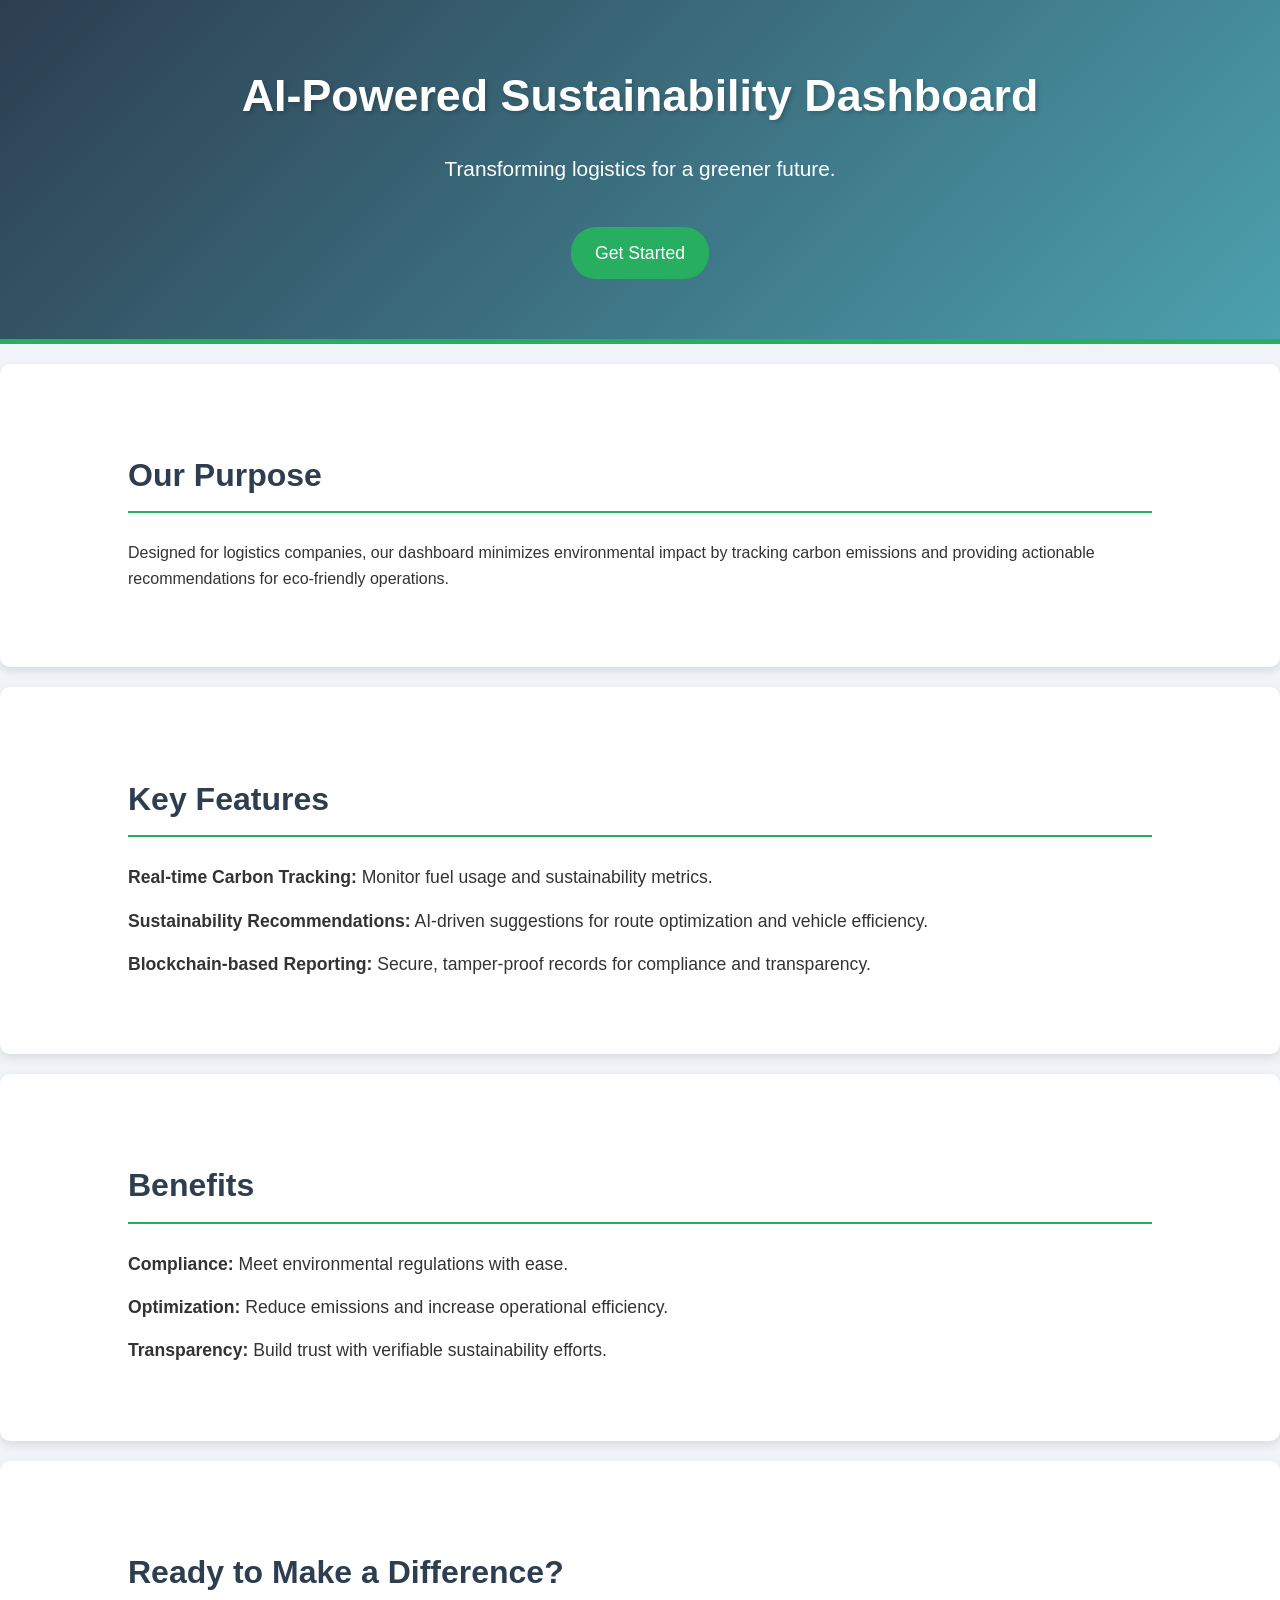
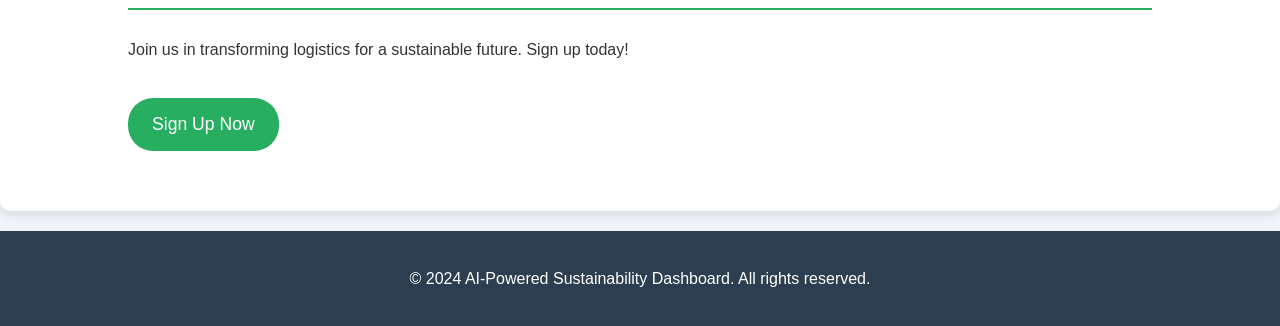
<file: DashBoard-main (CET)/docs/index.html>
<!DOCTYPE html>
<html lang="en">
<head>
    <meta charset="UTF-8">
    <meta name="viewport" content="width=device-width, initial-scale=1.0">
    <title>Sustainability Dashboard for Green Logistics</title>
    <link rel="stylesheet" href="style.css">
</head>
<body>
    <header>
        <div class="container">
            <h1>AI-Powered Sustainability Dashboard</h1>
            <p>Transforming logistics for a greener future.</p>
            <a href="#cta" class="cta-button" id="get-started">Get Started</a>
        </div>
    </header>

    <section id="purpose">
        <div class="container">
            <h2>Our Purpose</h2>
            <p>Designed for logistics companies, our dashboard minimizes environmental impact by tracking carbon emissions and providing actionable recommendations for eco-friendly operations.</p>
        </div>
    </section>

    <section id="features">
        <div class="container">
            <h2>Key Features</h2>
            <ul>
                <li><strong>Real-time Carbon Tracking:</strong> Monitor fuel usage and sustainability metrics.</li>
                <li><strong>Sustainability Recommendations:</strong> AI-driven suggestions for route optimization and vehicle efficiency.</li>
                <li><strong>Blockchain-based Reporting:</strong> Secure, tamper-proof records for compliance and transparency.</li>
            </ul>
        </div>
    </section>

    <section id="benefits">
        <div class="container">
            <h2>Benefits</h2>
            <ul>
                <li><strong>Compliance:</strong> Meet environmental regulations with ease.</li>
                <li><strong>Optimization:</strong> Reduce emissions and increase operational efficiency.</li>
                <li><strong>Transparency:</strong> Build trust with verifiable sustainability efforts.</li>
            </ul>
        </div>
    </section>

    <section id="cta">
        <div class="container">
            <h2>Ready to Make a Difference?</h2>
            <p>Join us in transforming logistics for a sustainable future. Sign up today!</p>
            <a href="signup-1.html" class="cta-button">Sign Up Now</a>
        </div>
    </section>

    <footer>
        <div class="container">
            <p>&copy; 2024 AI-Powered Sustainability Dashboard. All rights reserved.</p>
        </div>
    </footer>

    <script>
        // JavaScript for opening the compliance report
        document.getElementById('get-started').addEventListener('click', function() {
            window.open('dashboard.html', '_blank'); // Opens the compliance report in a new tab
        });
    </script>

</body>
</html>
</file>
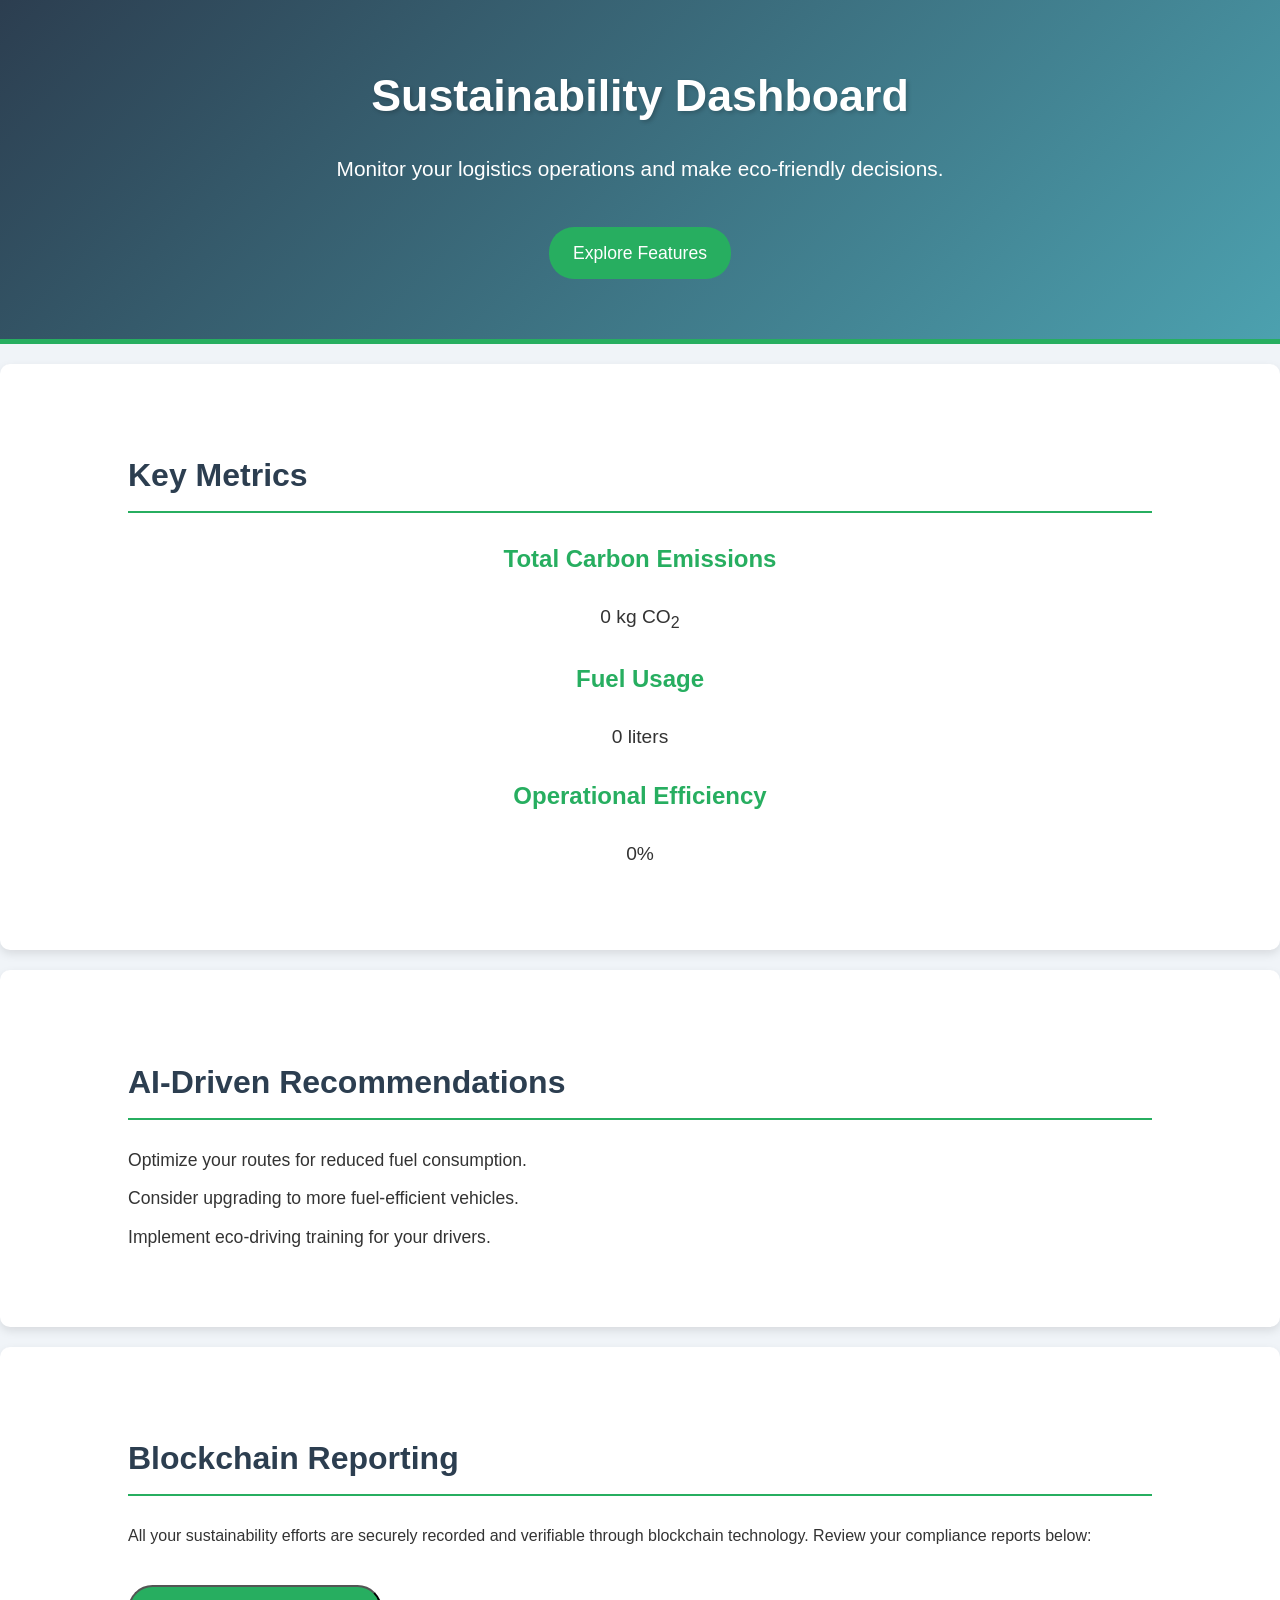
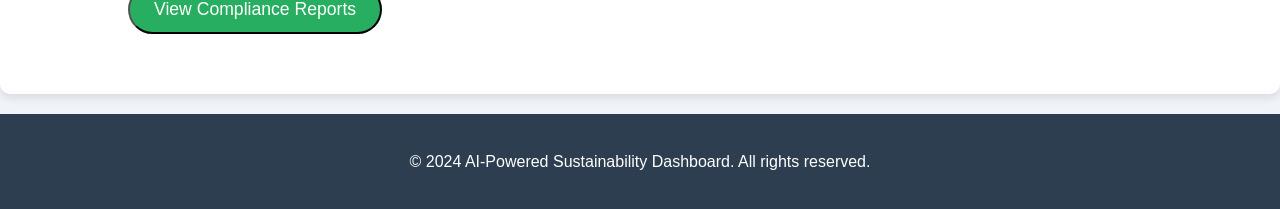
<file: DashBoard-main (CET)/docs/dashboard.html>
<!DOCTYPE html>
<html lang="en">
<head>
    <meta charset="UTF-8">
    <meta name="viewport" content="width=device-width, initial-scale=1.0">
    <title>Sustainability Dashboard</title>
    <link rel="stylesheet" href="dashboard.css">
</head>
<body>
    <header>
        <div class="container">
            <h1>Sustainability Dashboard</h1>
            <p>Monitor your logistics operations and make eco-friendly decisions.</p>
            <a href="feature.html" class="cta-button" id="ex-feature">Explore Features</a>
        </div>
    </header>

    <section id="metrics">
        <div class="container">
            <h2>Key Metrics</h2>
            <div class="metric">
                <h3>Total Carbon Emissions</h3>
                <p id="carbon-emissions">0 kg CO<sub>2</sub></p>
            </div>
            <div class="metric">
                <h3>Fuel Usage</h3>
                <p id="fuel-usage">0 liters</p>
            </div>
            <div class="metric">
                <h3>Operational Efficiency</h3>
                <p id="efficiency">0%</p>
            </div>
        </div>
    </section>

    <section id="recommendations">
        <div class="container">
            <h2>AI-Driven Recommendations</h2>
            <ul id="recommendations-list">
                <li>Optimize your routes for reduced fuel consumption.</li>
                <li>Consider upgrading to more fuel-efficient vehicles.</li>
                <li>Implement eco-driving training for your drivers.</li>
            </ul>
        </div>
    </section>

    <section id="reporting">
        <div class="container">
            <h2>Blockchain Reporting</h2>
            <p>All your sustainability efforts are securely recorded and verifiable through blockchain technology. Review your compliance reports below:</p>
            <button class="cta-button" id="view-reports">View Compliance Reports</button>
        </div>
    </section>

    <footer>
        <div class="container">
            <p>&copy; 2024 AI-Powered Sustainability Dashboard. All rights reserved.</p>
        </div>
    </footer>

    <script>
        // JavaScript for opening the compliance report
        document.getElementById('view-reports').addEventListener('click', function() {
            window.open('report.html', '_blank'); // Opens the compliance report in a new tab
        });
    </script>
    <!-- <script>
        // JavaScript for opening the compliance report
        document.getElementById('ex-feature').addEventListener('click', function() {
            window.open('feature.html', '_blank'); // Opens the compliance report in a new tab
        });
    </script> -->

</body>
</html>
</file>
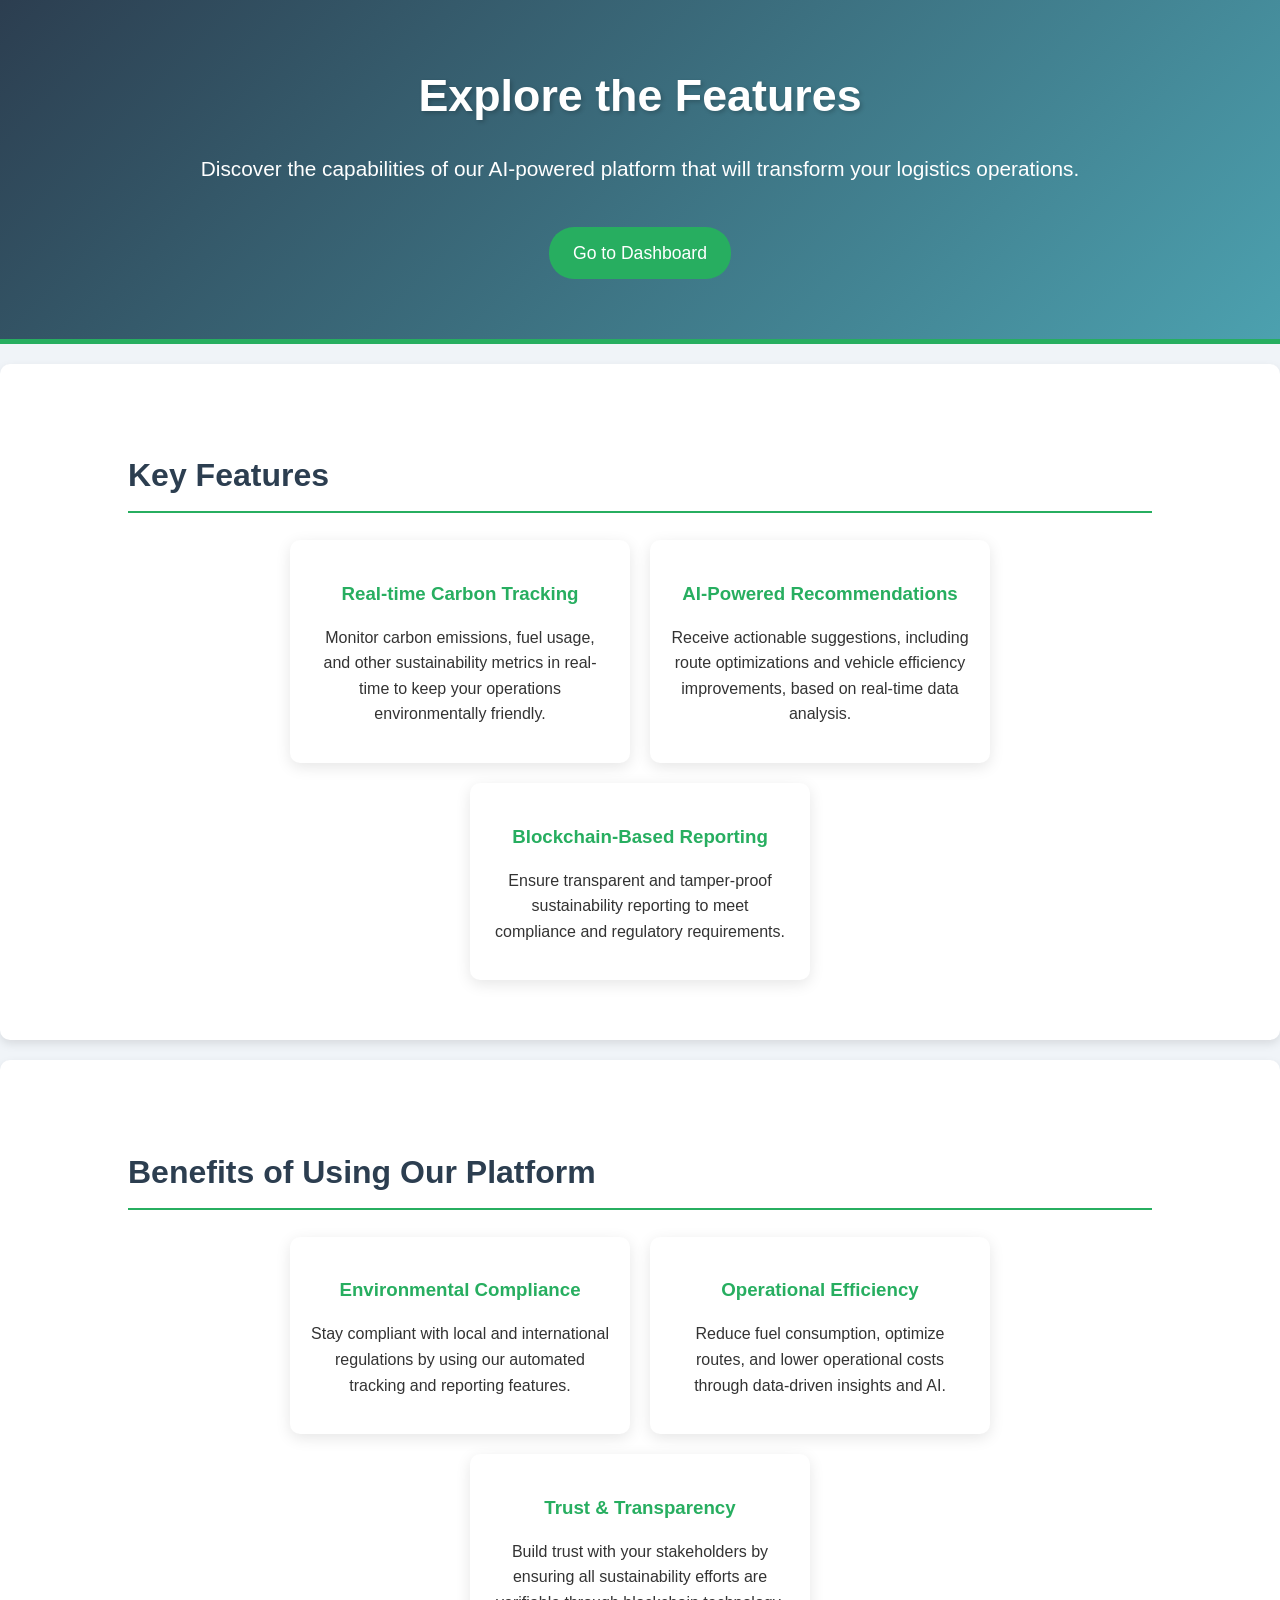
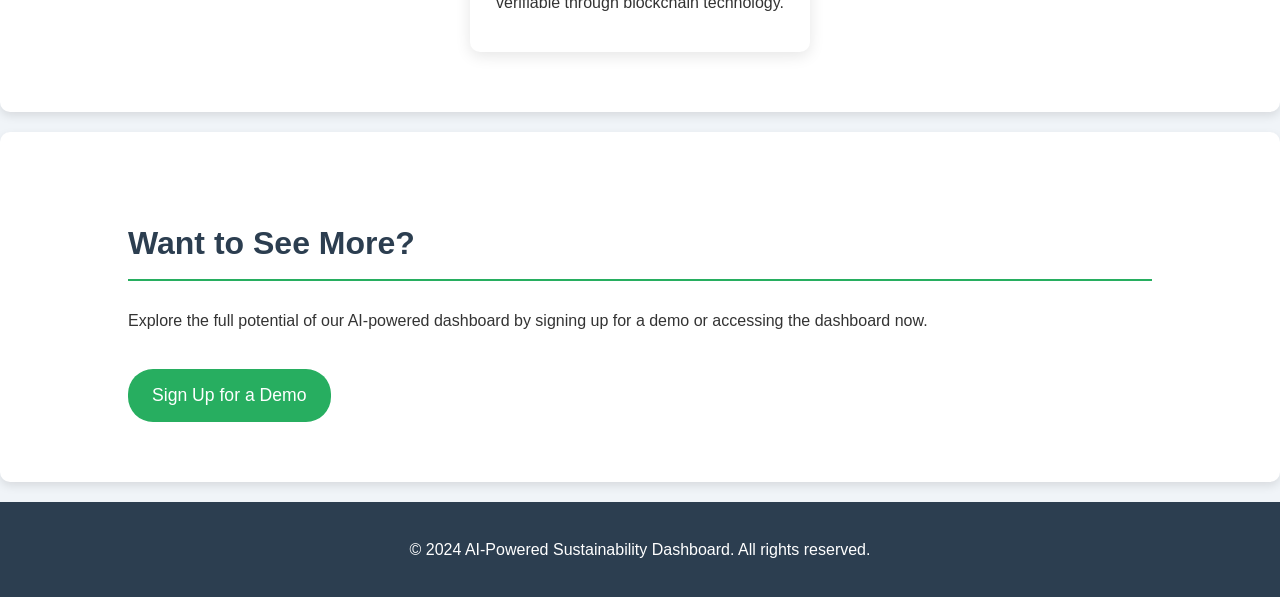
<file: DashBoard-main (CET)/docs/feature.html>
<!DOCTYPE html>
<html lang="en">
<head>
    <meta charset="UTF-8">
    <meta name="viewport" content="width=device-width, initial-scale=1.0">
    <title>Explore the Features - AI-Powered Sustainability Dashboard</title>
    <link rel="stylesheet" href="feature.css">
</head>
<body>
    <!-- Header Section -->
    <header>
        <div class="container">
            <h1>Explore the Features</h1>
            <p>Discover the capabilities of our AI-powered platform that will transform your logistics operations.</p>
            <a href="dashboard.html" class="cta-button">Go to Dashboard</a>
        </div>
    </header>

    <!-- Key Features Section -->
    <section id="key-features">
        <div class="container">
            <h2>Key Features</h2>
            <div class="feature-grid">
                <div class="feature-card">
                    <h3>Real-time Carbon Tracking</h3>
                    <p>Monitor carbon emissions, fuel usage, and other sustainability metrics in real-time to keep your operations environmentally friendly.</p>
                </div>
                <div class="feature-card">
                    <h3>AI-Powered Recommendations</h3>
                    <p>Receive actionable suggestions, including route optimizations and vehicle efficiency improvements, based on real-time data analysis.</p>
                </div>
                <div class="feature-card">
                    <h3>Blockchain-Based Reporting</h3>
                    <p>Ensure transparent and tamper-proof sustainability reporting to meet compliance and regulatory requirements.</p>
                </div>
            </div>
        </div>
    </section>

    <!-- Benefits Section -->
    <section id="benefits">
        <div class="container">
            <h2>Benefits of Using Our Platform</h2>
            <div class="benefits-list">
                <div class="benefit-item">
                    <h3>Environmental Compliance</h3>
                    <p>Stay compliant with local and international regulations by using our automated tracking and reporting features.</p>
                </div>
                <div class="benefit-item">
                    <h3>Operational Efficiency</h3>
                    <p>Reduce fuel consumption, optimize routes, and lower operational costs through data-driven insights and AI.</p>
                </div>
                <div class="benefit-item">
                    <h3>Trust & Transparency</h3>
                    <p>Build trust with your stakeholders by ensuring all sustainability efforts are verifiable through blockchain technology.</p>
                </div>
            </div>
        </div>
    </section>

    <!-- Call to Action Section -->
    <section id="cta">
        <div class="container">
            <h2>Want to See More?</h2>
            <p>Explore the full potential of our AI-powered dashboard by signing up for a demo or accessing the dashboard now.</p>
            <a href="signup-2.html" class="cta-button">Sign Up for a Demo</a>
        </div>
    </section>

    <!-- Footer Section -->
    <footer>
        <div class="container">
            <p>&copy; 2024 AI-Powered Sustainability Dashboard. All rights reserved.</p>
        </div>
    </footer>
</body>
</html>
</file>
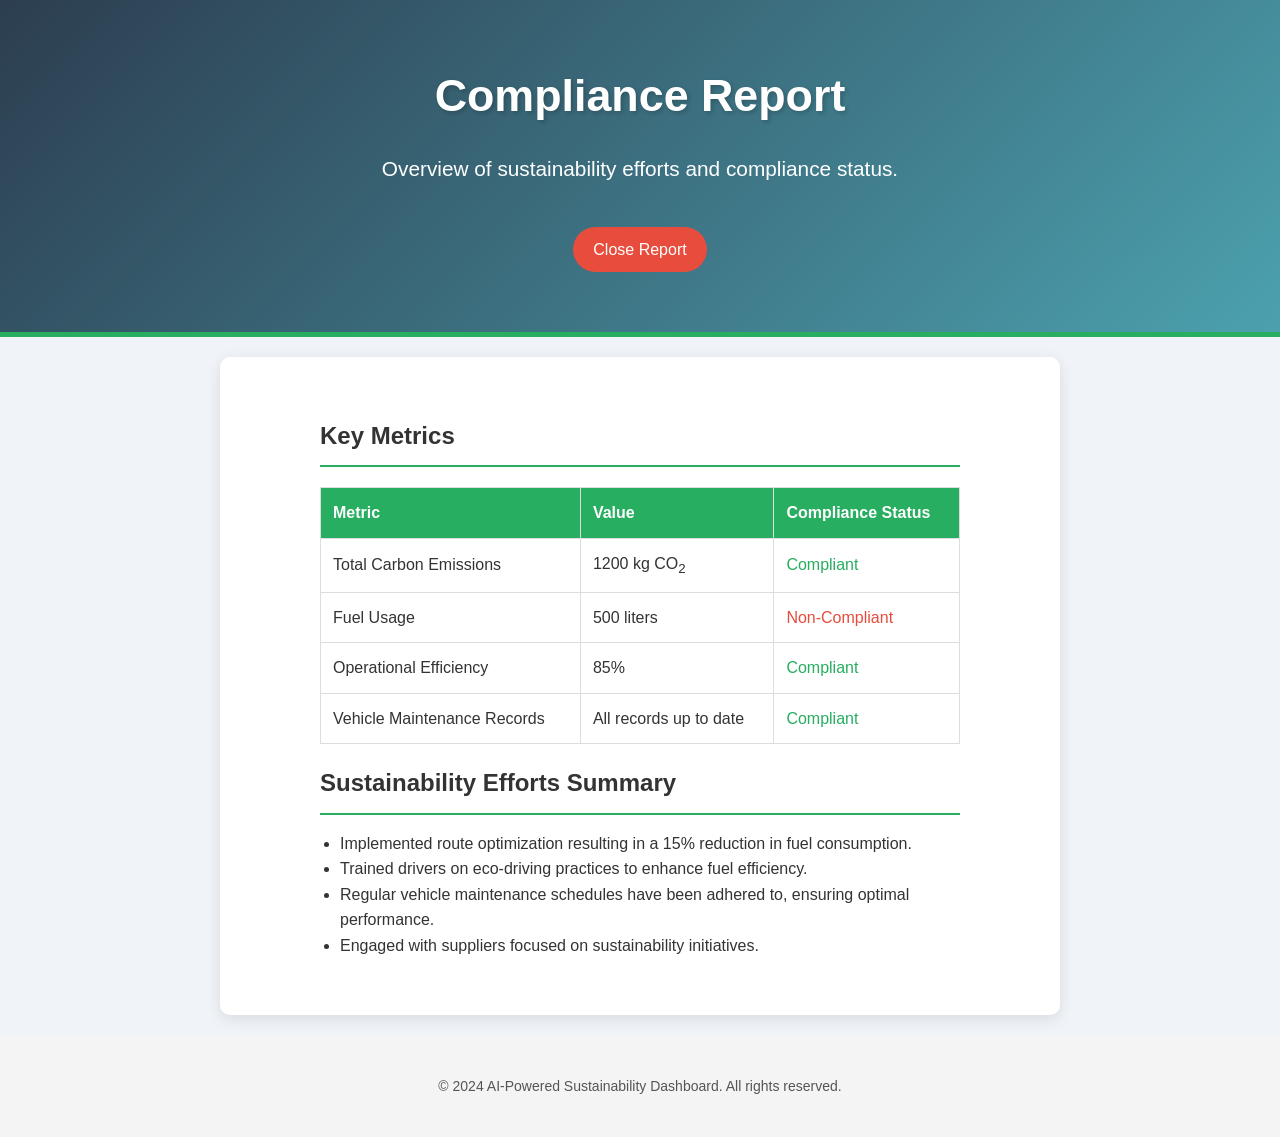
<file: DashBoard-main (CET)/docs/report.html>
<!DOCTYPE html>
<html lang="en">
<head>
    <meta charset="UTF-8">
    <meta name="viewport" content="width=device-width, initial-scale=1.0">
    <title>Compliance Report</title>
    <link rel="stylesheet" href="report.css">
</head>
<body>
    <header>
        <div class="container">
            <h1>Compliance Report</h1>
            <p>Overview of sustainability efforts and compliance status.</p>
            <a href="#" class="cta-button" id="close-report">Close Report</a>
        </div>
    </header>

    <section id="report" class="card">
        <div class="container">
            <h2>Key Metrics</h2>
            <table>
                <thead>
                    <tr>
                        <th>Metric</th>
                        <th>Value</th>
                        <th>Compliance Status</th>
                    </tr>
                </thead>
                <tbody>
                    <tr>
                        <td>Total Carbon Emissions</td>
                        <td>1200 kg CO<sub>2</sub></td>
                        <td class="compliant">Compliant</td>
                    </tr>
                    <tr>
                        <td>Fuel Usage</td>
                        <td>500 liters</td>
                        <td class="non-compliant">Non-Compliant</td>
                    </tr>
                    <tr>
                        <td>Operational Efficiency</td>
                        <td>85%</td>
                        <td class="compliant">Compliant</td>
                    </tr>
                    <tr>
                        <td>Vehicle Maintenance Records</td>
                        <td>All records up to date</td>
                        <td class="compliant">Compliant</td>
                    </tr>
                </tbody>
            </table>

            <h2>Sustainability Efforts Summary</h2>
            <ul>
                <li>Implemented route optimization resulting in a 15% reduction in fuel consumption.</li>
                <li>Trained drivers on eco-driving practices to enhance fuel efficiency.</li>
                <li>Regular vehicle maintenance schedules have been adhered to, ensuring optimal performance.</li>
                <li>Engaged with suppliers focused on sustainability initiatives.</li>
            </ul>
        </div>
    </section>

    <footer>
        <div class="container">
            <p>&copy; 2024 AI-Powered Sustainability Dashboard. All rights reserved.</p>
        </div>
    </footer>

    <script>
        document.getElementById('close-report').addEventListener('click', function() {
            window.close(); 
        });
    </script>

</body>
</html>
</file>
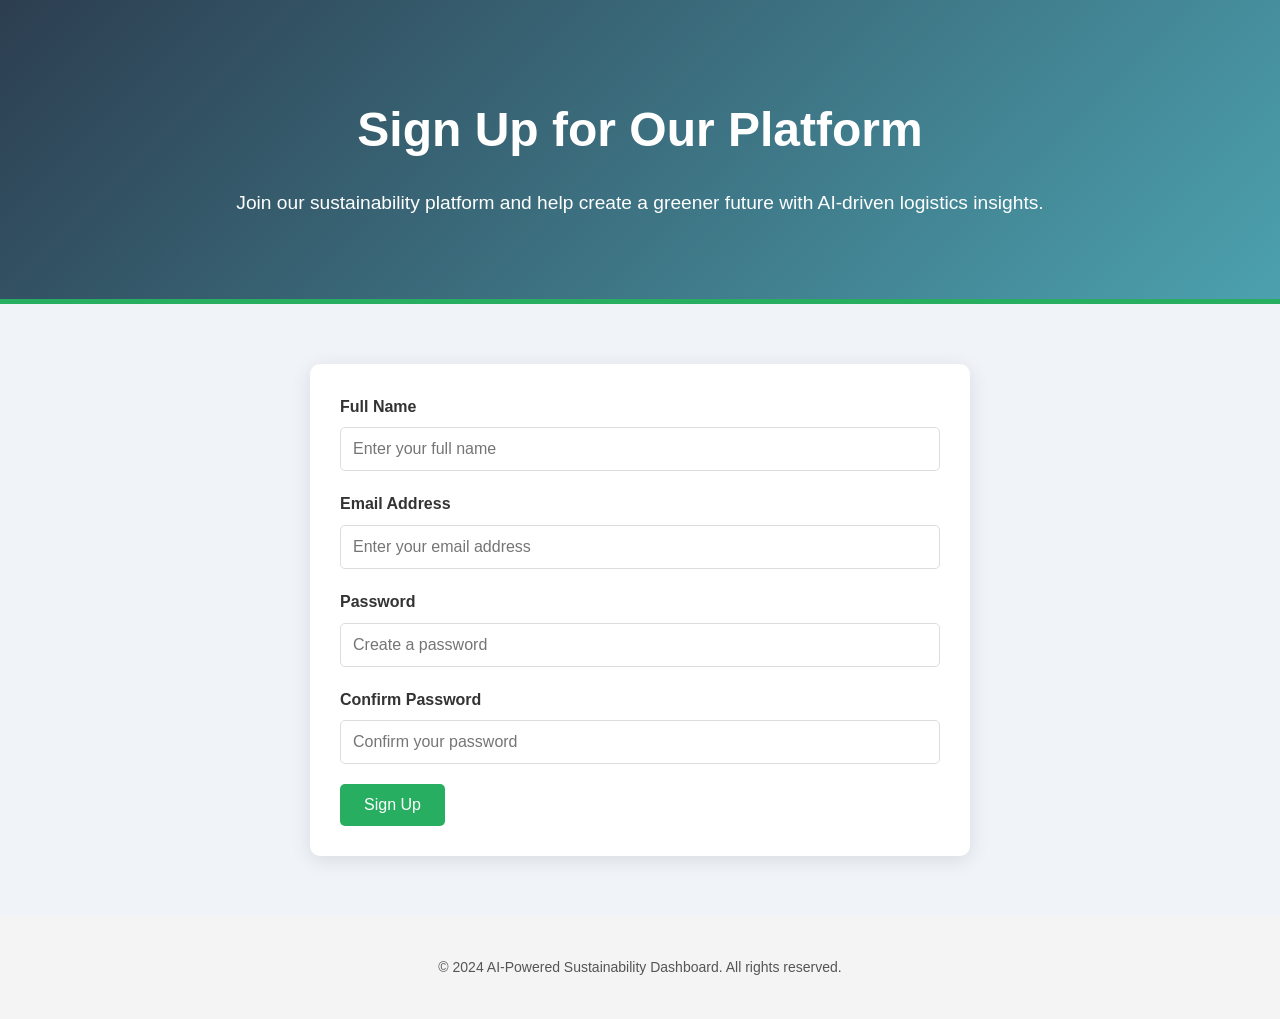
<file: DashBoard-main (CET)/docs/signup-1.html>
<!DOCTYPE html>
<html lang="en">
<head>
    <meta charset="UTF-8">
    <meta name="viewport" content="width=device-width, initial-scale=1.0">
    <title>Sign Up - AI-Powered Sustainability Dashboard</title>
    <link rel="stylesheet" href="signup-1.css">
</head>
<body>
    <!-- Header Section -->
    <header>
        <div class="container">
            <h1>Sign Up for Our Platform</h1>
            <p>Join our sustainability platform and help create a greener future with AI-driven logistics insights.</p>
        </div>
    </header>

    <!-- Sign Up Form Section -->
    <section id="signup">
        <div class="container">
            <form action="submit_signup.html" method="POST" class="signup-form">
                <div class="form-group">
                    <label for="name">Full Name</label>
                    <input type="text" id="name" name="name" placeholder="Enter your full name" required>
                </div>

                <div class="form-group">
                    <label for="email">Email Address</label>
                    <input type="email" id="email" name="email" placeholder="Enter your email address" required>
                </div>

                <div class="form-group">
                    <label for="password">Password</label>
                    <input type="password" id="password" name="password" placeholder="Create a password" required>
                </div>

                <div class="form-group">
                    <label for="confirm-password">Confirm Password</label>
                    <input type="password" id="confirm-password" name="confirm-password" placeholder="Confirm your password" required>
                </div>

                <button type="submit" class="cta-button">Sign Up</button>
            </form>
        </div>
    </section>

    <!-- Footer Section -->
    <footer>
        <div class="container">
            <p>&copy; 2024 AI-Powered Sustainability Dashboard. All rights reserved.</p>
        </div>
    </footer>
    
</body>
</html>
</file>
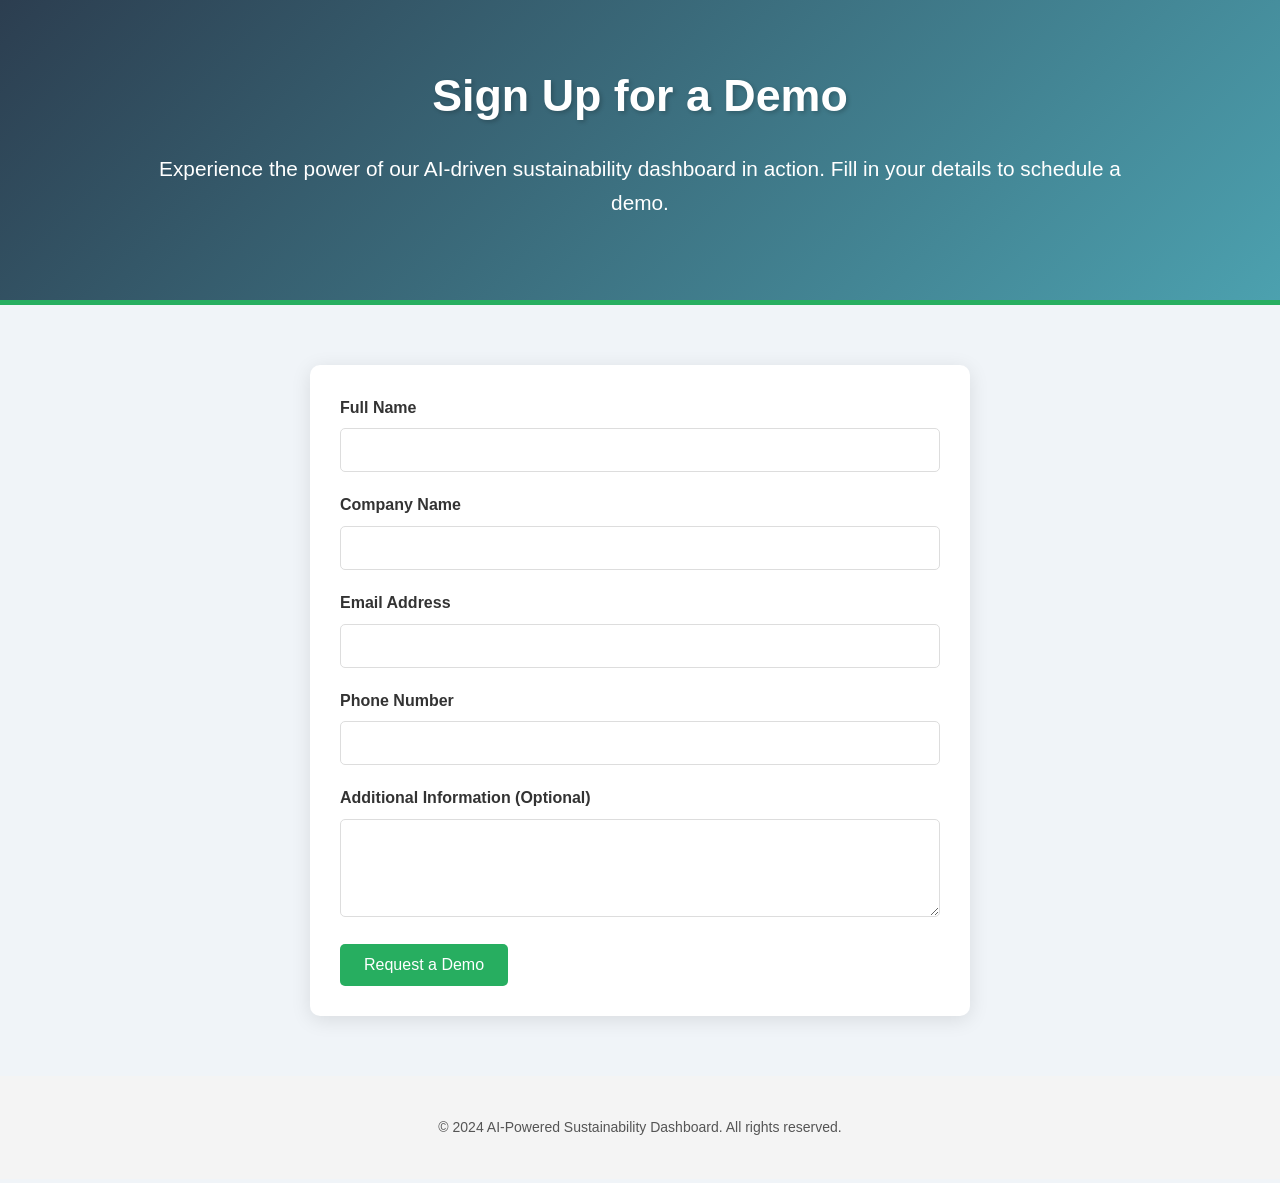
<file: DashBoard-main (CET)/docs/signup-2.html>
<!DOCTYPE html>
<html lang="en">
<head>
    <meta charset="UTF-8">
    <meta name="viewport" content="width=device-width, initial-scale=1.0">
    <title>Sign Up for a Demo - AI-Powered Sustainability Dashboard</title>
    <link rel="stylesheet" href="signup-2.css">
</head>
<body>
    <!-- Header Section -->
    <header>
        <div class="container">
            <h1>Sign Up for a Demo</h1>
            <p>Experience the power of our AI-driven sustainability dashboard in action. Fill in your details to schedule a demo.</p>
        </div>
    </header>

    <!-- Sign-Up Form Section -->
    <section id="signup">
        <div class="container">
            <form action="submit_demo_request.html" method="POST" class="signup-form">
                <div class="form-group">
                    <label for="name">Full Name</label>
                    <input type="text" id="name" name="name" required>
                </div>

                <div class="form-group">
                    <label for="company">Company Name</label>
                    <input type="text" id="company" name="company" required>
                </div>

                <div class="form-group">
                    <label for="email">Email Address</label>
                    <input type="email" id="email" name="email" required>
                </div>

                <div class="form-group">
                    <label for="phone">Phone Number</label>
                    <input type="tel" id="phone" name="phone">
                </div>

                <div class="form-group">
                    <label for="message">Additional Information (Optional)</label>
                    <textarea id="message" name="message" rows="4"></textarea>
                </div>

                <button type="submit" class="cta-button">Request a Demo</button>
            </form>
        </div>
    </section>

    <!-- Footer Section -->
    <footer>
        <div class="container">
            <p>&copy; 2024 AI-Powered Sustainability Dashboard. All rights reserved.</p>
        </div>
    </footer>
</body>
</html>
</file>
<file: DashBoard-main (CET)/docs/style.css>
/* General styles */
body {
    font-family: 'Helvetica Neue', Arial, sans-serif;
    margin: 0;
    padding: 0;
    line-height: 1.6;
    background-color: #f0f4f8;
    color: #333;
}

.container {
    width: 80%;
    max-width: 1200px;
    margin: auto;
    padding: 20px;
}

/* Header styles */
header {
    background: linear-gradient(135deg, #2c3e50, #4ca1af);
    color: #ffffff;
    padding: 40px 0;
    text-align: center;
    border-bottom: 5px solid #27ae60;
}

header h1 {
    margin: 0;
    font-size: 2.8em;
    text-shadow: 2px 2px 4px rgba(0, 0, 0, 0.2);
}

header p {
    font-size: 1.3em;
}

/* Button styles */
.cta-button {
    display: inline-block;
    margin-top: 20px;
    padding: 12px 24px;
    background: #27ae60;
    color: #ffffff;
    text-decoration: none;
    border-radius: 25px;
    font-size: 1.1em;
    transition: background 0.3s ease, transform 0.2s;
}

.cta-button:hover {
    background: #219150;
    transform: translateY(-2px);
}

/* Section styles */
section {
    padding: 40px 0;
    background-color: #ffffff;
    margin: 20px 0;
    border-radius: 10px;
    box-shadow: 0 4px 10px rgba(0, 0, 0, 0.1);
}

h2 {
    color: #2c3e50;
    font-size: 2em;
    border-bottom: 2px solid #27ae60;
    padding-bottom: 10px;
}

/* List styles */
ul {
    list-style-type: none;
    padding: 0;
}

li {
    margin: 15px 0;
    font-size: 1.1em;
}

/* Footer styles */
footer {
    background: #2c3e50;
    color: #ffffff;
    text-align: center;
    padding: 15px 0;
    position: relative;
    bottom: 0;
    width: 100%;
}

footer p {
    margin: 0;
}


/* ============ Media Queries for Responsiveness ============ */

/* For Tablets (Portrait and Landscape) */
@media (max-width: 768px) {
    .container {
        width: 90%;
        padding: 30px 0;
    }

    header {
        padding: 50px 15px;
    }

    header h1 {
        font-size: 2.5em;
    }

    header p {
        font-size: 1.1em;
    }

    h2 {
        font-size: 2em;
    }

    p {
        font-size: 1.1em;
    }

    .signup-form {
        padding: 20px;
    }
    
    .cta-button {
        font-size: 15px;
        padding: 10px 20px;
    }
}

/* For Mobile Devices */
@media (max-width: 480px) {
    header h1 {
        font-size: 2em;
    }

    header p {
        font-size: 1em;
    }

    h2 {
        font-size: 1.5em;
    }

    p {
        font-size: 1em;
    }

    .cta-button {
        font-size: 14px;
        padding: 8px 16px;
    }

    .signup-form {
        padding: 15px;
    }
}
</file>
<file: DashBoard-main (CET)/docs/dashboard.css>
/* General styles */
body {
    font-family: 'Helvetica Neue', Arial, sans-serif;
    margin: 0;
    padding: 0;
    line-height: 1.6;
    background-color: #f0f4f8;
    color: #333;
}

.container {
    width: 80%;
    max-width: 1200px;
    margin: auto;
    padding: 20px;
}

/* Header styles */
header {
    background: linear-gradient(135deg, #2c3e50, #4ca1af);
    color: #ffffff;
    padding: 40px 0;
    text-align: center;
    border-bottom: 5px solid #27ae60;
}

header h1 {
    margin: 0;
    font-size: 2.8em;
    text-shadow: 2px 2px 4px rgba(0, 0, 0, 0.2);
}

header p {
    font-size: 1.3em;
}

/* Button styles */
.cta-button {
    display: inline-block;
    margin-top: 20px;
    padding: 12px 24px;
    background: #27ae60;
    color: #ffffff;
    text-decoration: none;
    border-radius: 25px;
    font-size: 1.1em;
    transition: background 0.3s ease, transform 0.2s;
}

.cta-button:hover {
    background: #219150;
    transform: translateY(-2px);
}

/* Section styles */
section {
    padding: 40px 0;
    background-color: #ffffff;
    margin: 20px 0;
    border-radius: 10px;
    box-shadow: 0 4px 10px rgba(0, 0, 0, 0.1);
}

h2 {
    color: #2c3e50;
    font-size: 2em;
    border-bottom: 2px solid #27ae60;
    padding-bottom: 10px;
}

/* Metric styles */
.metric {
    margin: 20px 0;
    text-align: center;
}

.metric h3 {
    font-size: 1.5em;
    color: #27ae60;
}

.metric p {
    font-size: 1.2em;
}

/* List styles */
ul {
    list-style-type: none;
    padding: 0;
}

li {
    margin: 10px 0;
    font-size: 1.1em;
}

/* Footer styles */
footer {
    background: #2c3e50;
    color: #ffffff;
    text-align: center;
    padding: 15px 0;
}

footer p {
    margin: 0;
}

@media (max-width: 768px) {
    .container {
        width: 90%;
        padding: 30px 0;
    }

    header {
        padding: 50px 15px;
    }

    header h1 {
        font-size: 2.5em;
    }

    header p {
        font-size: 1.1em;
    }

    h2 {
        font-size: 2em;
    }

    p {
        font-size: 1.1em;
    }

    .signup-form {
        padding: 20px;
    }
    
    .cta-button {
        font-size: 15px;
        padding: 10px 20px;
    }
}

/* For Mobile Devices */
@media (max-width: 480px) {
    header h1 {
        font-size: 2em;
    }

    header p {
        font-size: 1em;
    }

    h2 {
        font-size: 1.5em;
    }

    p {
        font-size: 1em;
    }

    .cta-button {
        font-size: 14px;
        padding: 8px 16px;
    }

    .signup-form {
        padding: 15px;
    }
}
</file>
<file: DashBoard-main (CET)/docs/feature.css>
/* Feature Grid Styling */
.feature-grid {
    display: flex;
    flex-wrap: wrap;
    gap: 20px;
    justify-content: center;
    margin-top: 20px;
}

.feature-card {
    background-color: #ffffff;
    border-radius: 10px;
    box-shadow: 0 4px 15px rgba(0, 0, 0, 0.1);
    padding: 20px;
    width: 300px;
    text-align: center;
}

.feature-card h3 {
    color: #27ae60;
    margin-bottom: 10px;
}

.feature-card p {
    font-size: 16px;
    line-height: 1.6;
    color: #333;
}

/* Benefits List Styling */
.benefits-list {
    display: flex;
    flex-wrap: wrap;
    gap: 20px;
    justify-content: center;
    margin-top: 20px;
}

.benefit-item {
    background-color: #ffffff;
    border-radius: 10px;
    box-shadow: 0 4px 15px rgba(0, 0, 0, 0.1);
    padding: 20px;
    width: 300px;
    text-align: center;
}

.benefit-item h3 {
    color: #27ae60;
    margin-bottom: 10px;
}

.benefit-item p {
    font-size: 16px;
    line-height: 1.6;
    color: #333;
}

/* General styles */
body {
    font-family: 'Helvetica Neue', Arial, sans-serif;
    margin: 0;
    padding: 0;
    line-height: 1.6;
    background-color: #f0f4f8;
    color: #333;
}

.container {
    width: 80%;
    max-width: 1200px;
    margin: auto;
    padding: 20px;
}

/* Header styles */
header {
    background: linear-gradient(135deg, #2c3e50, #4ca1af);
    color: #ffffff;
    padding: 40px 0;
    text-align: center;
    border-bottom: 5px solid #27ae60;
}

header h1 {
    margin: 0;
    font-size: 2.8em;
    text-shadow: 2px 2px 4px rgba(0, 0, 0, 0.2);
}

header p {
    font-size: 1.3em;
}

/* Button styles */
.cta-button {
    display: inline-block;
    margin-top: 20px;
    padding: 12px 24px;
    background: #27ae60;
    color: #ffffff;
    text-decoration: none;
    border-radius: 25px;
    font-size: 1.1em;
    transition: background 0.3s ease, transform 0.2s;
}

.cta-button:hover {
    background: #219150;
    transform: translateY(-2px);
}

/* Section styles */
section {
    padding: 40px 0;
    background-color: #ffffff;
    margin: 20px 0;
    border-radius: 10px;
    box-shadow: 0 4px 10px rgba(0, 0, 0, 0.1);
}

h2 {
    color: #2c3e50;
    font-size: 2em;
    border-bottom: 2px solid #27ae60;
    padding-bottom: 10px;
}

/* List styles */
ul {
    list-style-type: none;
    padding: 0;
}

li {
    margin: 15px 0;
    font-size: 1.1em;
}

/* Footer styles */
footer {
    background: #2c3e50;
    color: #ffffff;
    text-align: center;
    padding: 15px 0;
    position: relative;
    bottom: 0;
    width: 100%;
}

footer p {
    margin: 0;
}

@media (max-width: 768px) {
    .container {
        width: 90%;
        padding: 30px 0;
    }

    header {
        padding: 50px 15px;
    }

    header h1 {
        font-size: 2.5em;
    }

    header p {
        font-size: 1.1em;
    }

    h2 {
        font-size: 2em;
    }

    p {
        font-size: 1.1em;
    }

    .signup-form {
        padding: 20px;
    }
    
    .cta-button {
        font-size: 15px;
        padding: 10px 20px;
    }
}

/* For Mobile Devices */
@media (max-width: 480px) {
    header h1 {
        font-size: 2em;
    }

    header p {
        font-size: 1em;
    }

    h2 {
        font-size: 1.5em;
    }

    p {
        font-size: 1em;
    }

    .cta-button {
        font-size: 14px;
        padding: 8px 16px;
    }

    .signup-form {
        padding: 15px;
    }
}
</file>
<file: DashBoard-main (CET)/docs/report.css>
/* Card style for the compliance report */
.card {
    background-color: #ffffff;
    border-radius: 10px;
    box-shadow: 0 4px 15px rgba(0, 0, 0, 0.1);
    margin: 20px auto; /* Center the card */
    padding: 20px; /* Inner padding for the card */
    max-width: 800px; /* Limit card width */
}

.card h2 {
    border-bottom: 2px solid #27ae60;
    padding-bottom: 10px;
    margin-bottom: 15px;
}

ul {
    list-style-type: disc; /* Bullet points for the list */
    padding-left: 20px; /* Indentation for the list */
}

table {
    width: 100%;
    border-collapse: collapse;
    margin: 20px 0;
}

th, td {
    padding: 12px;
    border: 1px solid #ddd;
    text-align: left;
}

th {
    background-color: #27ae60;
    color: white;
}

.compliant {
    color: #27ae60; /* Green for compliant status */
}

.non-compliant {
    color: #e74c3c; /* Red for non-compliant status */
}

/* Close button styles */
#close-report {
    margin-top: 20px;
    display: inline-block;
    padding: 10px 20px;
    background: #e74c3c;
    color: #ffffff;
    text-decoration: none;
    border-radius: 25px;
}

header {
    background: linear-gradient(135deg, #2c3e50, #4ca1af);
    color: #ffffff;
    padding: 40px 0;
    text-align: center;
    border-bottom: 5px solid #27ae60;
}

header h1 {
    margin: 0;
    font-size: 2.8em;
    text-shadow: 2px 2px 4px rgba(0, 0, 0, 0.2);
}

header p {
    font-size: 1.3em;
}

/* Close button styles */
#close-report {
    margin-top: 20px;
    display: inline-block;
    padding: 10px 20px;
    background: #e74c3c;
    color: #ffffff;
    text-decoration: none;
    border-radius: 25px;
}

body {
    font-family: 'Helvetica Neue', Arial, sans-serif;
    margin: 0;
    padding: 0;
    line-height: 1.6;
    background-color: #f0f4f8;
    color: #333;
}

footer {
    background-color: #f4f4f4;
    padding: 20px 0;
    color: #555;
    text-align: center;
    font-size: 14px;
}

footer p {
    margin: 0;
}

.container {
    width: 80%;
    max-width: 1200px;
    margin: auto;
    padding: 20px;
}

@media (max-width: 768px) {
    .container {
        width: 90%;
        padding: 30px 0;
    }

    header {
        padding: 50px 15px;
    }

    header h1 {
        font-size: 2.5em;
    }

    header p {
        font-size: 1.1em;
    }

    h2 {
        font-size: 2em;
    }

    p {
        font-size: 1.1em;
    }

    .signup-form {
        padding: 20px;
    }
    
    .cta-button {
        font-size: 15px;
        padding: 10px 20px;
    }
}

/* For Mobile Devices */
@media (max-width: 480px) {
    header h1 {
        font-size: 2em;
    }

    header p {
        font-size: 1em;
    }

    h2 {
        font-size: 1.5em;
    }

    p {
        font-size: 1em;
    }

    .cta-button {
        font-size: 14px;
        padding: 8px 16px;
    }

    .signup-form {
        padding: 15px;
    }
}
</file>
<file: DashBoard-main (CET)/docs/signup-1.css>
/* General Container Styling */
body {
    font-family: 'Helvetica Neue', Arial, sans-serif;
    margin: 0;
    padding: 0;
    line-height: 1.6;
    background-color: #f0f4f8;
    color: #333;
}

.container {
    width: 80%;
    max-width: 1200px;
    margin: auto;
    padding: 20px;
}

/* Header Styling */
header {
    background: linear-gradient(135deg, #2c3e50, #4ca1af);
    color: #ffffff;
    padding: 40px 0;
    text-align: center;
    border-bottom: 5px solid #27ae60;
}

header h1 {
    font-size: 3em;
    margin-bottom: 10px;
}

header p {
    font-size: 1.2em;
    margin-bottom: 20px;
}

/* Form Section */
.signup-form {
    background-color: #ffffff;
    border-radius: 10px;
    box-shadow: 0 4px 20px rgba(0, 0, 0, 0.1);
    padding: 30px;
    max-width: 600px;
    margin: 40px auto;
    text-align: left;
}

.form-group {
    margin-bottom: 20px;
}

.form-group label {
    font-size: 16px;
    color: #333;
    display: block;
    margin-bottom: 8px;
    font-weight: 600;
}

.form-group input {
    width: 100%;
    padding: 12px;
    border: 1px solid #ddd;
    border-radius: 5px;
    font-size: 16px;
    box-sizing: border-box;
    transition: border-color 0.3s ease;
}

.form-group input:focus {
    border-color: #27ae60;
    outline: none;
}

/* Submit Button Styling */
.cta-button {
    background-color: #27ae60;
    color: #ffffff;
    border: none;
    padding: 12px 24px;
    font-size: 16px;
    cursor: pointer;
    border-radius: 5px;
    transition: background-color 0.3s ease;
}

.cta-button:hover {
    background-color: #219150;
}

/* Footer Styling */
footer {
    background-color: #f4f4f4;
    padding: 20px 0;
    color: #555;
    text-align: center;
    font-size: 14px;
}

footer p {
    margin: 0;
}

/* Media Queries for Responsive Design */
@media (max-width: 768px) {
    .container {
        width: 90%;
        padding: 30px 0;
    }

    header {
        padding: 50px 15px;
    }

    header h1 {
        font-size: 2.5em;
    }

    header p {
        font-size: 1.1em;
    }

    .signup-form {
        padding: 20px;
    }
    
    .cta-button {
        font-size: 15px;
        padding: 10px 20px;
    }
}

@media (max-width: 480px) {
    header h1 {
        font-size: 2em;
    }

    header p {
        font-size: 1em;
    }

    .signup-form {
        padding: 15px;
    }

    .cta-button {
        font-size: 14px;
        padding: 8px 16px;
    }
}
</file>
<file: DashBoard-main (CET)/docs/signup-2.css>
/* General Container Styling */
body {
    font-family: 'Helvetica Neue', Arial, sans-serif;
    margin: 0;
    padding: 0;
    line-height: 1.6;
    background-color: #f0f4f8;
    color: #333;
}

.container {
    width: 80%;
    max-width: 1200px;
    margin: auto;
    padding: 20px;
}

/* Header Styling */
header {
    background: linear-gradient(135deg, #2c3e50, #4ca1af);
    color: #ffffff;
    padding: 40px 0;
    text-align: center;
    border-bottom: 5px solid #27ae60;
}

header h1 {
    margin: 0;
    font-size: 2.8em;
    text-shadow: 2px 2px 4px rgba(0, 0, 0, 0.2);
}

header p {
    font-size: 1.3em;
}

.cta-button {
    background-color: #27ae60;
    color: #ffffff;
    border: none;
    padding: 12px 24px;
    font-size: 16px;
    cursor: pointer;
    border-radius: 5px;
    transition: background-color 0.3s ease;
    display: inline-block;
}

.cta-button:hover {
    background-color: #219150;
}

/* Form Section */
.signup-form {
    background-color: #ffffff;
    border-radius: 10px;
    box-shadow: 0 4px 20px rgba(0, 0, 0, 0.1);
    padding: 30px;
    max-width: 600px;
    margin: 40px auto;
    text-align: left;
}

/* Form Group Styling */
.form-group {
    margin-bottom: 20px;
}

.form-group label {
    font-size: 16px;
    color: #333;
    display: block;
    margin-bottom: 8px;
    font-weight: 600;
}

.form-group input,
.form-group textarea {
    width: 100%;
    padding: 12px;
    border: 1px solid #ddd;
    border-radius: 5px;
    font-size: 16px;
    box-sizing: border-box;
    transition: border-color 0.3s ease;
}

.form-group input:focus,
.form-group textarea:focus {
    border-color: #27ae60;
    outline: none;
}


footer {
    background-color: #f4f4f4;
    padding: 20px 0;
    color: #555;
    text-align: center;
    font-size: 14px;
}

footer p {
    margin: 0;
}

@media (max-width: 768px) {
    .container {
        width: 90%;
        padding: 30px 0;
    }

    header {
        padding: 50px 15px;
    }

    header h1 {
        font-size: 2.5em;
    }

    header p {
        font-size: 1.1em;
    }

    h2 {
        font-size: 2em;
    }

    p {
        font-size: 1.1em;
    }

    .signup-form {
        padding: 20px;
    }
    
    .cta-button {
        font-size: 15px;
        padding: 10px 20px;
    }
}

/* For Mobile Devices */
@media (max-width: 480px) {
    header h1 {
        font-size: 2em;
    }

    header p {
        font-size: 1em;
    }

    h2 {
        font-size: 1.5em;
    }

    p {
        font-size: 1em;
    }

    .cta-button {
        font-size: 14px;
        padding: 8px 16px;
    }

    .signup-form {
        padding: 15px;
    }
}
</file>
